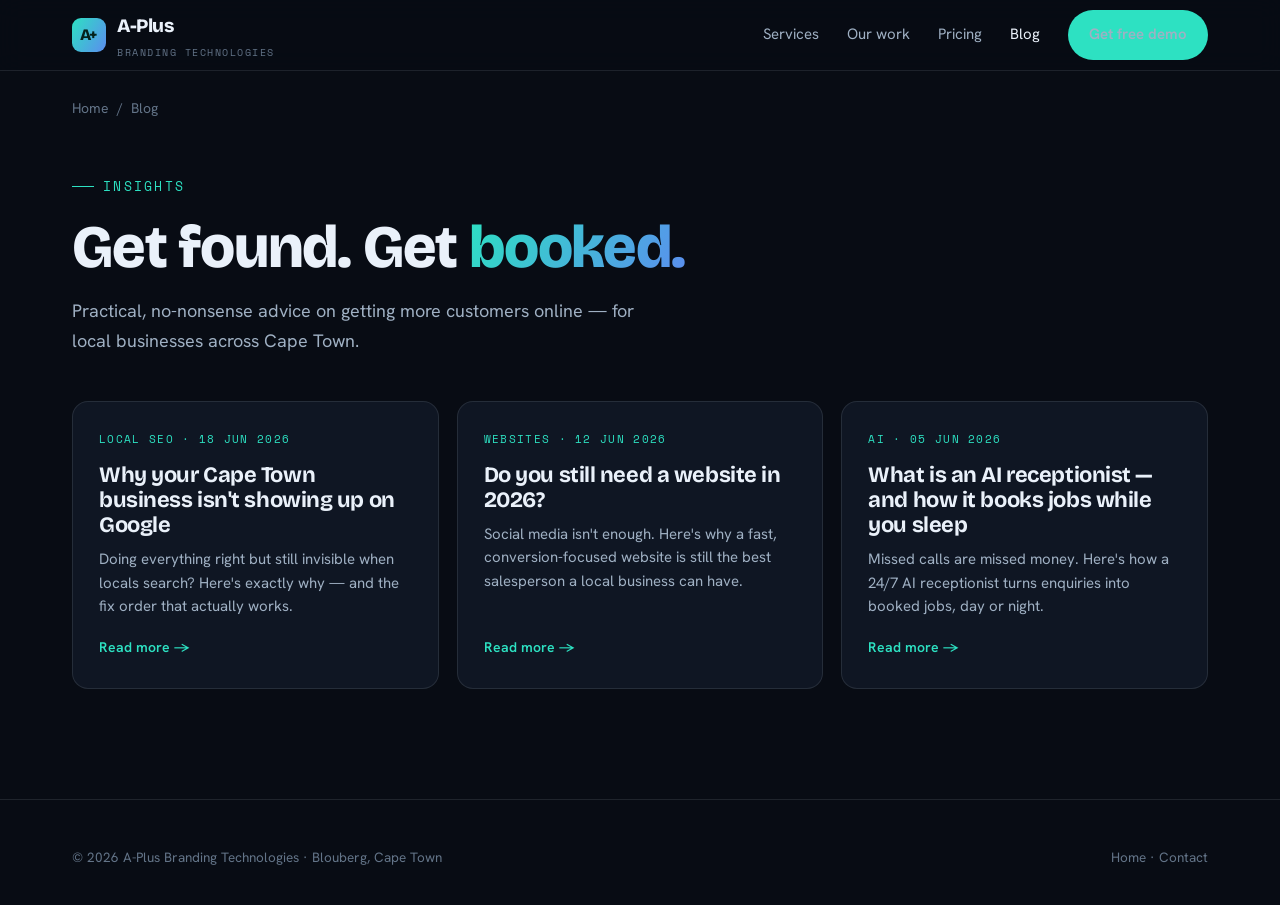
<file: blog/index.html>
<!DOCTYPE html>
<html lang="en-ZA">
<head>
<meta charset="UTF-8" />
<meta name="viewport" content="width=device-width, initial-scale=1.0" />
<title>Blog | A-Plus Branding Technologies — Cape Town</title>
<meta name="description" content="Practical tips on getting your local business found online — websites, Google Business, AI receptionists and local SEO for Cape Town businesses." />
<meta name="theme-color" content="#080C14" />
<link rel="canonical" href="https://aplusbrandingtechnologies.com/blog/" />
<link rel="icon" href="data:image/svg+xml,%3Csvg xmlns='http://www.w3.org/2000/svg' viewBox='0 0 32 32'%3E%3Crect width='32' height='32' rx='7' fill='%23080C14'/%3E%3Ctext x='16' y='23' font-family='Arial,sans-serif' font-size='19' font-weight='700' fill='%232DE1C2' text-anchor='middle'%3EA%2B%3C/text%3E%3C/svg%3E" />
<link rel="preconnect" href="https://fonts.googleapis.com" />
<link rel="preconnect" href="https://fonts.gstatic.com" crossorigin />
<link href="https://fonts.googleapis.com/css2?family=Bricolage+Grotesque:opsz,wght@12..96,600;12..96,700;12..96,800&family=Hanken+Grotesk:wght@400;500;600;700&family=Space+Mono:wght@400;700&display=swap" rel="stylesheet" />
<link rel="stylesheet" href="../assets/blog.css" />
</head>
<body>
<header class="nav">
  <div class="nav-in">
    <a class="logo" href="../index.html"><span class="mark">A+</span><span>A-Plus<small>Branding Technologies</small></span></a>
    <nav class="links">
      <a href="../index.html#services">Services</a>
      <a href="../index.html#work">Our work</a>
      <a href="../index.html#pricing">Pricing</a>
      <a href="index.html" class="on">Blog</a>
      <a class="btn btn-primary" href="../index.html#contact" style="padding:11px 20px">Get free demo</a>
    </nav>
  </div>
</header>

<div class="wrap">
  <div class="crumbs"><a href="../index.html">Home</a> &nbsp;/&nbsp; Blog</div>
  <div class="page-head">
    <span class="kicker">Insights</span>
    <h1 style="margin-top:18px">Get found. Get <span class="grad-text">booked.</span></h1>
    <p>Practical, no-nonsense advice on getting more customers online — for local businesses across Cape Town.</p>
  </div>
  <div class="grid-blog" id="blog-list"></div>
</div>

<footer>
  <div class="wrap foot-in">
    <span>© <span id="yr"></span> A-Plus Branding Technologies · Blouberg, Cape Town</span>
    <span><a href="../index.html">Home</a> · <a href="../index.html#contact">Contact</a></span>
  </div>
</footer>

<script src="../assets/posts.js"></script>
<script>
document.getElementById('yr').textContent=new Date().getFullYear();
function fmtDate(s){try{return new Date(s).toLocaleDateString('en-ZA',{day:'numeric',month:'short',year:'numeric'});}catch(e){return s;}}
const PFX = location.pathname.includes('/blog/') ? '../' : '';
const list=document.getElementById('blog-list');
(window.POSTS||[]).forEach(b=>{
  const a=document.createElement('a'); a.className="blogcard"; a.href=PFX+b.url;
  a.innerHTML=`<div class="bc-tag">${b.tag} · ${fmtDate(b.date)}</div><h2>${b.title}</h2><p>${b.excerpt}</p><span class="bc-go">Read more →</span>`;
  list.appendChild(a);
});
</script>
</body>
</html>
</file>
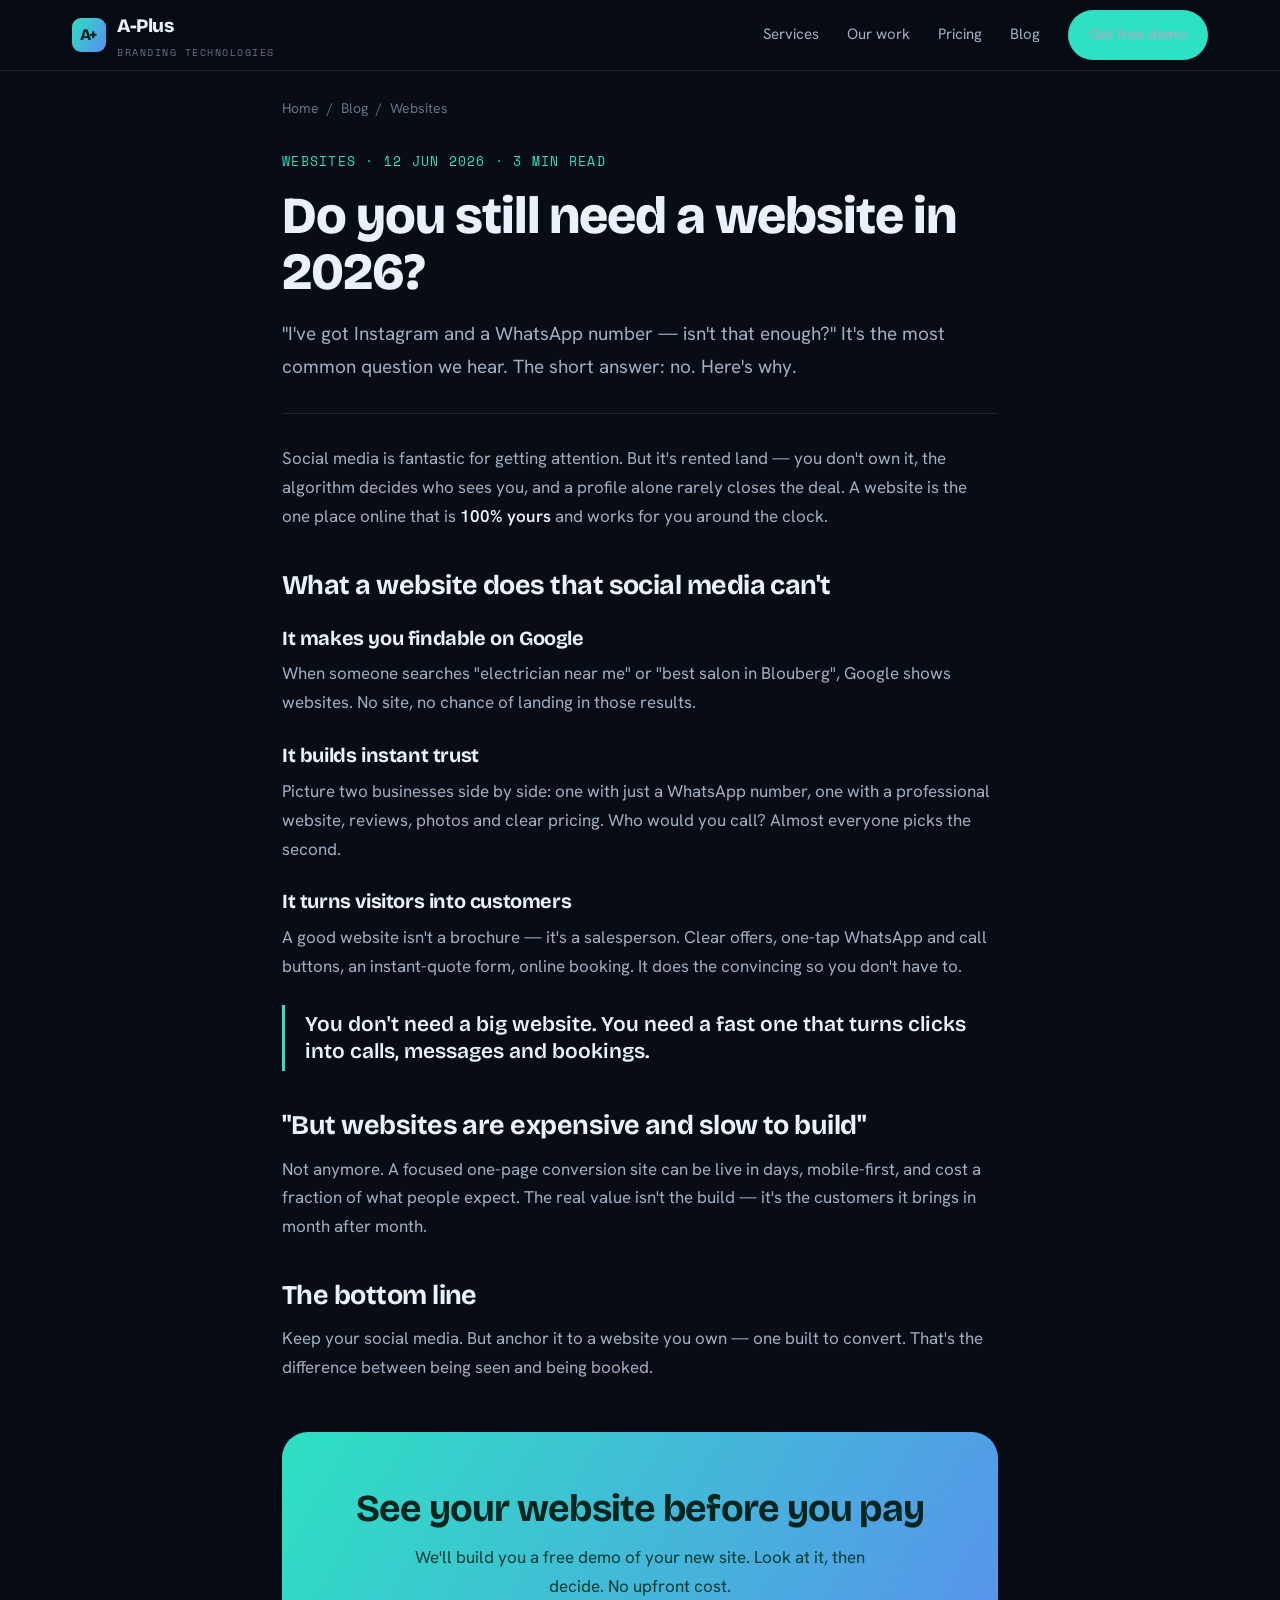
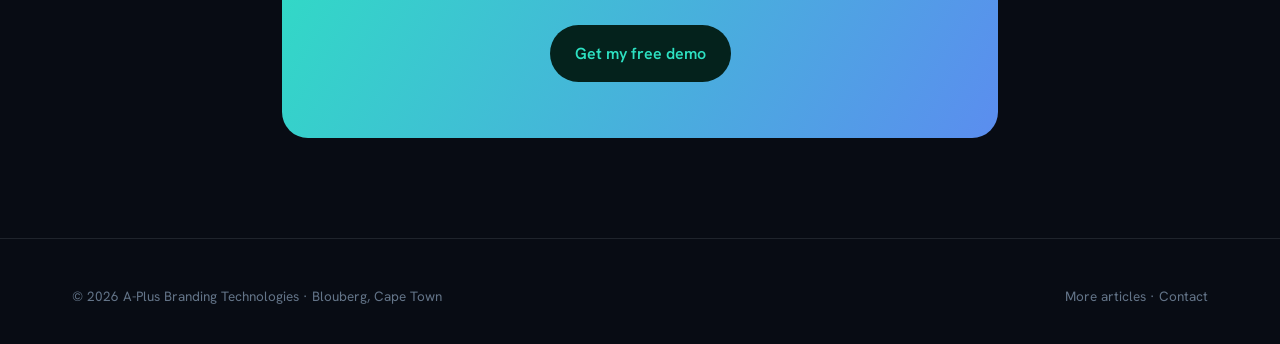
<file: blog/do-you-need-a-website-2026.html>
<!DOCTYPE html>
<html lang="en-ZA">
<head>
<meta charset="UTF-8" />
<meta name="viewport" content="width=device-width, initial-scale=1.0" />
<title>Do you still need a website in 2026? | A-Plus Branding Technologies</title>
<meta name="description" content="Social media isn't enough. Here's why a fast, conversion-focused website is still the best salesperson a local Cape Town business can have in 2026." />
<meta name="theme-color" content="#080C14" />
<link rel="canonical" href="https://aplusbrandingtechnologies.com/blog/do-you-need-a-website-2026.html" />
<link rel="icon" href="data:image/svg+xml,%3Csvg xmlns='http://www.w3.org/2000/svg' viewBox='0 0 32 32'%3E%3Crect width='32' height='32' rx='7' fill='%23080C14'/%3E%3Ctext x='16' y='23' font-family='Arial,sans-serif' font-size='19' font-weight='700' fill='%232DE1C2' text-anchor='middle'%3EA%2B%3C/text%3E%3C/svg%3E" />
<link rel="preconnect" href="https://fonts.googleapis.com" />
<link rel="preconnect" href="https://fonts.gstatic.com" crossorigin />
<link href="https://fonts.googleapis.com/css2?family=Bricolage+Grotesque:opsz,wght@12..96,600;12..96,700;12..96,800&family=Hanken+Grotesk:wght@400;500;600;700&family=Space+Mono:wght@400;700&display=swap" rel="stylesheet" />
<link rel="stylesheet" href="../assets/blog.css" />
<script type="application/ld+json">
{"@context":"https://schema.org","@type":"BlogPosting","headline":"Do you still need a website in 2026?","datePublished":"2026-06-12","author":{"@type":"Organization","name":"A-Plus Branding Technologies"},"publisher":{"@type":"Organization","name":"A-Plus Branding Technologies"},"mainEntityOfPage":"https://aplusbrandingtechnologies.com/blog/do-you-need-a-website-2026.html"}
</script>
</head>
<body>
<header class="nav">
  <div class="nav-in">
    <a class="logo" href="../index.html"><span class="mark">A+</span><span>A-Plus<small>Branding Technologies</small></span></a>
    <nav class="links">
      <a href="../index.html#services">Services</a>
      <a href="../index.html#work">Our work</a>
      <a href="../index.html#pricing">Pricing</a>
      <a href="index.html">Blog</a>
      <a class="btn btn-primary" href="../index.html#contact" style="padding:11px 20px">Get free demo</a>
    </nav>
  </div>
</header>

<div class="wrap narrow">
  <div class="crumbs"><a href="../index.html">Home</a> &nbsp;/&nbsp; <a href="index.html">Blog</a> &nbsp;/&nbsp; Websites</div>
  <article class="post">
    <div class="post-meta">Websites · 12 Jun 2026 · 3 min read</div>
    <h1>Do you still need a website in 2026?</h1>
    <p class="post-sub">"I've got Instagram and a WhatsApp number — isn't that enough?" It's the most common question we hear. The short answer: no. Here's why.</p>
    <div class="post-body">
      <p>Social media is fantastic for getting attention. But it's rented land — you don't own it, the algorithm decides who sees you, and a profile alone rarely closes the deal. A website is the one place online that is <strong>100% yours</strong> and works for you around the clock.</p>

      <h2>What a website does that social media can't</h2>
      <h3>It makes you findable on Google</h3>
      <p>When someone searches "electrician near me" or "best salon in Blouberg", Google shows websites. No site, no chance of landing in those results.</p>

      <h3>It builds instant trust</h3>
      <p>Picture two businesses side by side: one with just a WhatsApp number, one with a professional website, reviews, photos and clear pricing. Who would you call? Almost everyone picks the second.</p>

      <h3>It turns visitors into customers</h3>
      <p>A good website isn't a brochure — it's a salesperson. Clear offers, one-tap WhatsApp and call buttons, an instant-quote form, online booking. It does the convincing so you don't have to.</p>

      <blockquote>You don't need a big website. You need a fast one that turns clicks into calls, messages and bookings.</blockquote>

      <h2>"But websites are expensive and slow to build"</h2>
      <p>Not anymore. A focused one-page conversion site can be live in days, mobile-first, and cost a fraction of what people expect. The real value isn't the build — it's the customers it brings in month after month.</p>

      <h2>The bottom line</h2>
      <p>Keep your social media. But anchor it to a website you own — one built to convert. That's the difference between being seen and being booked.</p>
    </div>

    <div class="cta-band">
      <h2>See your website before you pay</h2>
      <p>We'll build you a free demo of your new site. Look at it, then decide. No upfront cost.</p>
      <a class="btn btn-dark" href="../index.html#contact">Get my free demo</a>
    </div>
  </article>
</div>

<footer>
  <div class="wrap foot-in">
    <span>© <span id="yr"></span> A-Plus Branding Technologies · Blouberg, Cape Town</span>
    <span><a href="index.html">More articles</a> · <a href="../index.html#contact">Contact</a></span>
  </div>
</footer>
<script>document.getElementById('yr').textContent=new Date().getFullYear();</script>
</body>
</html>
</file>
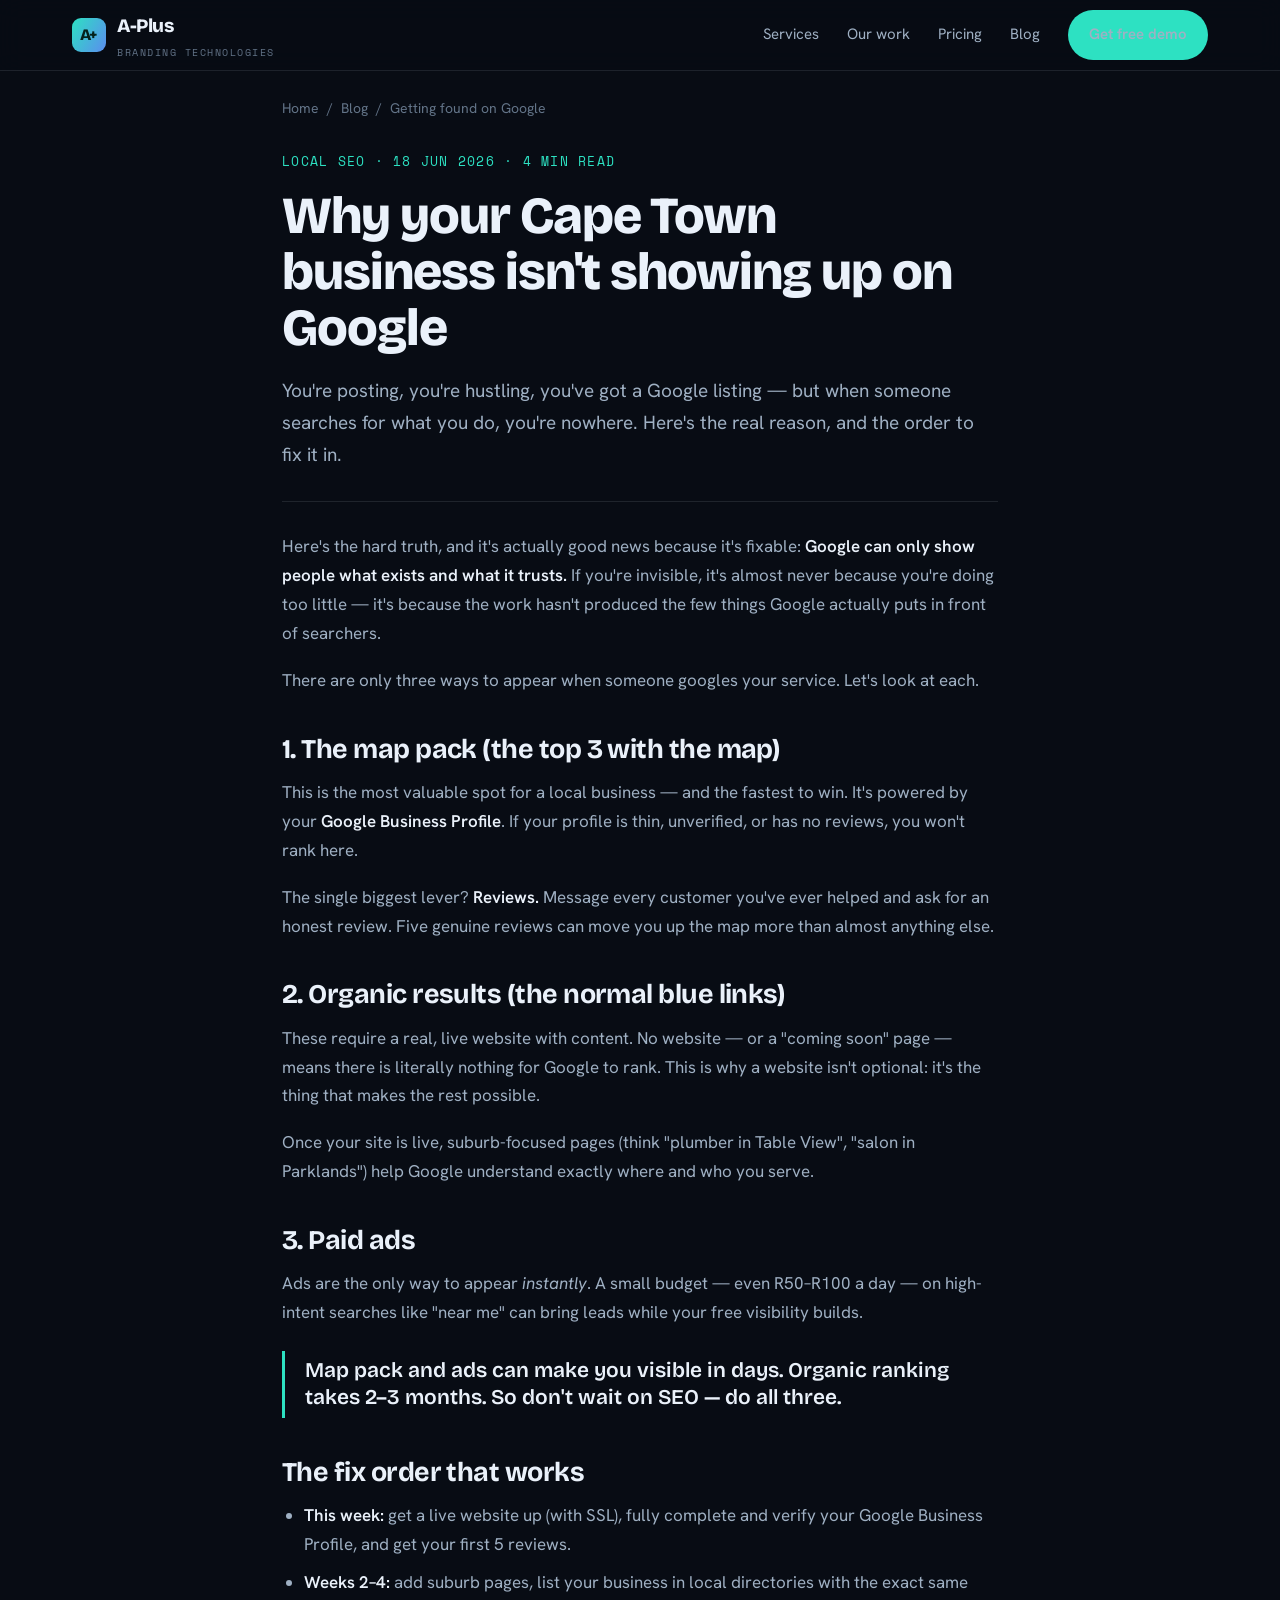
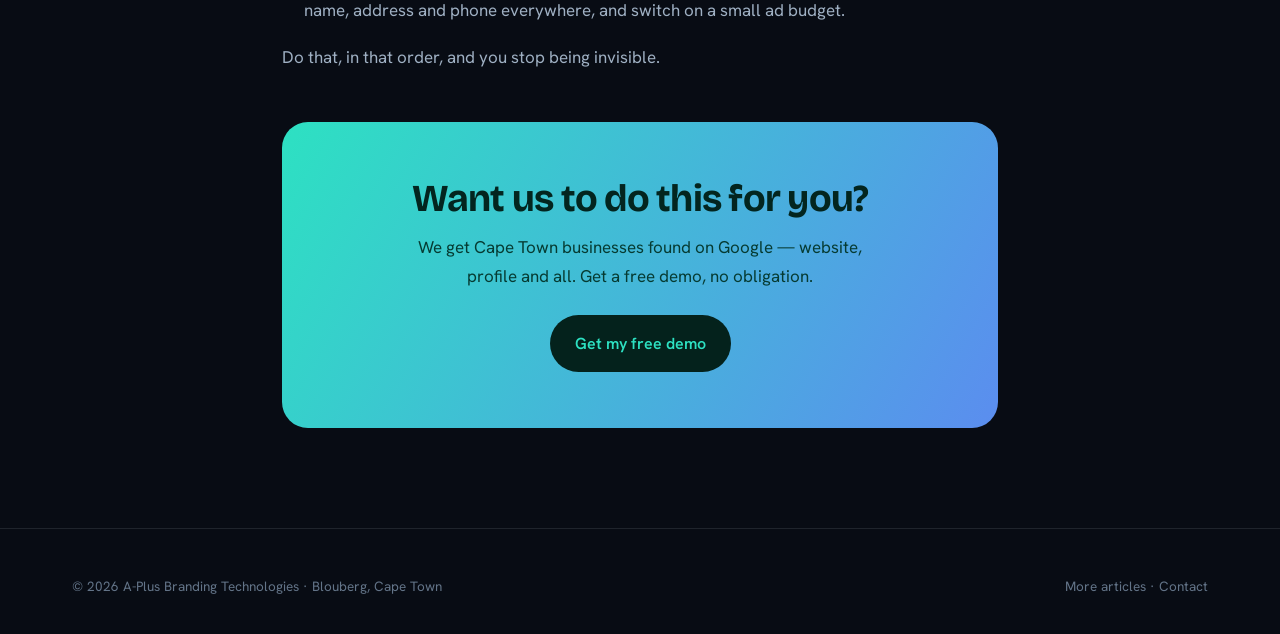
<file: blog/show-up-on-google-cape-town.html>
<!DOCTYPE html>
<html lang="en-ZA">
<head>
<meta charset="UTF-8" />
<meta name="viewport" content="width=device-width, initial-scale=1.0" />
<title>Why your Cape Town business isn't showing up on Google | A-Plus</title>
<meta name="description" content="Doing everything right but still invisible when locals search? Here's exactly why your business doesn't appear on Google in Cape Town — and the fix order that actually works." />
<meta name="theme-color" content="#080C14" />
<link rel="canonical" href="https://aplusbrandingtechnologies.com/blog/show-up-on-google-cape-town.html" />
<link rel="icon" href="data:image/svg+xml,%3Csvg xmlns='http://www.w3.org/2000/svg' viewBox='0 0 32 32'%3E%3Crect width='32' height='32' rx='7' fill='%23080C14'/%3E%3Ctext x='16' y='23' font-family='Arial,sans-serif' font-size='19' font-weight='700' fill='%232DE1C2' text-anchor='middle'%3EA%2B%3C/text%3E%3C/svg%3E" />
<link rel="preconnect" href="https://fonts.googleapis.com" />
<link rel="preconnect" href="https://fonts.gstatic.com" crossorigin />
<link href="https://fonts.googleapis.com/css2?family=Bricolage+Grotesque:opsz,wght@12..96,600;12..96,700;12..96,800&family=Hanken+Grotesk:wght@400;500;600;700&family=Space+Mono:wght@400;700&display=swap" rel="stylesheet" />
<link rel="stylesheet" href="../assets/blog.css" />
<script type="application/ld+json">
{"@context":"https://schema.org","@type":"BlogPosting","headline":"Why your Cape Town business isn't showing up on Google","datePublished":"2026-06-18","author":{"@type":"Organization","name":"A-Plus Branding Technologies"},"publisher":{"@type":"Organization","name":"A-Plus Branding Technologies"},"mainEntityOfPage":"https://aplusbrandingtechnologies.com/blog/show-up-on-google-cape-town.html"}
</script>
</head>
<body>
<header class="nav">
  <div class="nav-in">
    <a class="logo" href="../index.html"><span class="mark">A+</span><span>A-Plus<small>Branding Technologies</small></span></a>
    <nav class="links">
      <a href="../index.html#services">Services</a>
      <a href="../index.html#work">Our work</a>
      <a href="../index.html#pricing">Pricing</a>
      <a href="index.html">Blog</a>
      <a class="btn btn-primary" href="../index.html#contact" style="padding:11px 20px">Get free demo</a>
    </nav>
  </div>
</header>

<div class="wrap narrow">
  <div class="crumbs"><a href="../index.html">Home</a> &nbsp;/&nbsp; <a href="index.html">Blog</a> &nbsp;/&nbsp; Getting found on Google</div>
  <article class="post">
    <div class="post-meta">Local SEO · 18 Jun 2026 · 4 min read</div>
    <h1>Why your Cape Town business isn't showing up on Google</h1>
    <p class="post-sub">You're posting, you're hustling, you've got a Google listing — but when someone searches for what you do, you're nowhere. Here's the real reason, and the order to fix it in.</p>
    <div class="post-body">
      <p>Here's the hard truth, and it's actually good news because it's fixable: <strong>Google can only show people what exists and what it trusts.</strong> If you're invisible, it's almost never because you're doing too little — it's because the work hasn't produced the few things Google actually puts in front of searchers.</p>
      <p>There are only three ways to appear when someone googles your service. Let's look at each.</p>

      <h2>1. The map pack (the top 3 with the map)</h2>
      <p>This is the most valuable spot for a local business — and the fastest to win. It's powered by your <strong>Google Business Profile</strong>. If your profile is thin, unverified, or has no reviews, you won't rank here.</p>
      <p>The single biggest lever? <strong>Reviews.</strong> Message every customer you've ever helped and ask for an honest review. Five genuine reviews can move you up the map more than almost anything else.</p>

      <h2>2. Organic results (the normal blue links)</h2>
      <p>These require a real, live website with content. No website — or a "coming soon" page — means there is literally nothing for Google to rank. This is why a website isn't optional: it's the thing that makes the rest possible.</p>
      <p>Once your site is live, suburb-focused pages (think "plumber in Table View", "salon in Parklands") help Google understand exactly where and who you serve.</p>

      <h2>3. Paid ads</h2>
      <p>Ads are the only way to appear <em>instantly</em>. A small budget — even R50–R100 a day — on high-intent searches like "near me" can bring leads while your free visibility builds.</p>

      <blockquote>Map pack and ads can make you visible in days. Organic ranking takes 2–3 months. So don't wait on SEO — do all three.</blockquote>

      <h2>The fix order that works</h2>
      <ul>
        <li><strong>This week:</strong> get a live website up (with SSL), fully complete and verify your Google Business Profile, and get your first 5 reviews.</li>
        <li><strong>Weeks 2–4:</strong> add suburb pages, list your business in local directories with the exact same name, address and phone everywhere, and switch on a small ad budget.</li>
      </ul>
      <p>Do that, in that order, and you stop being invisible.</p>
    </div>

    <div class="cta-band">
      <h2>Want us to do this for you?</h2>
      <p>We get Cape Town businesses found on Google — website, profile and all. Get a free demo, no obligation.</p>
      <a class="btn btn-dark" href="../index.html#contact">Get my free demo</a>
    </div>
  </article>
</div>

<footer>
  <div class="wrap foot-in">
    <span>© <span id="yr"></span> A-Plus Branding Technologies · Blouberg, Cape Town</span>
    <span><a href="index.html">More articles</a> · <a href="../index.html#contact">Contact</a></span>
  </div>
</footer>
<script>document.getElementById('yr').textContent=new Date().getFullYear();</script>
</body>
</html>
</file>
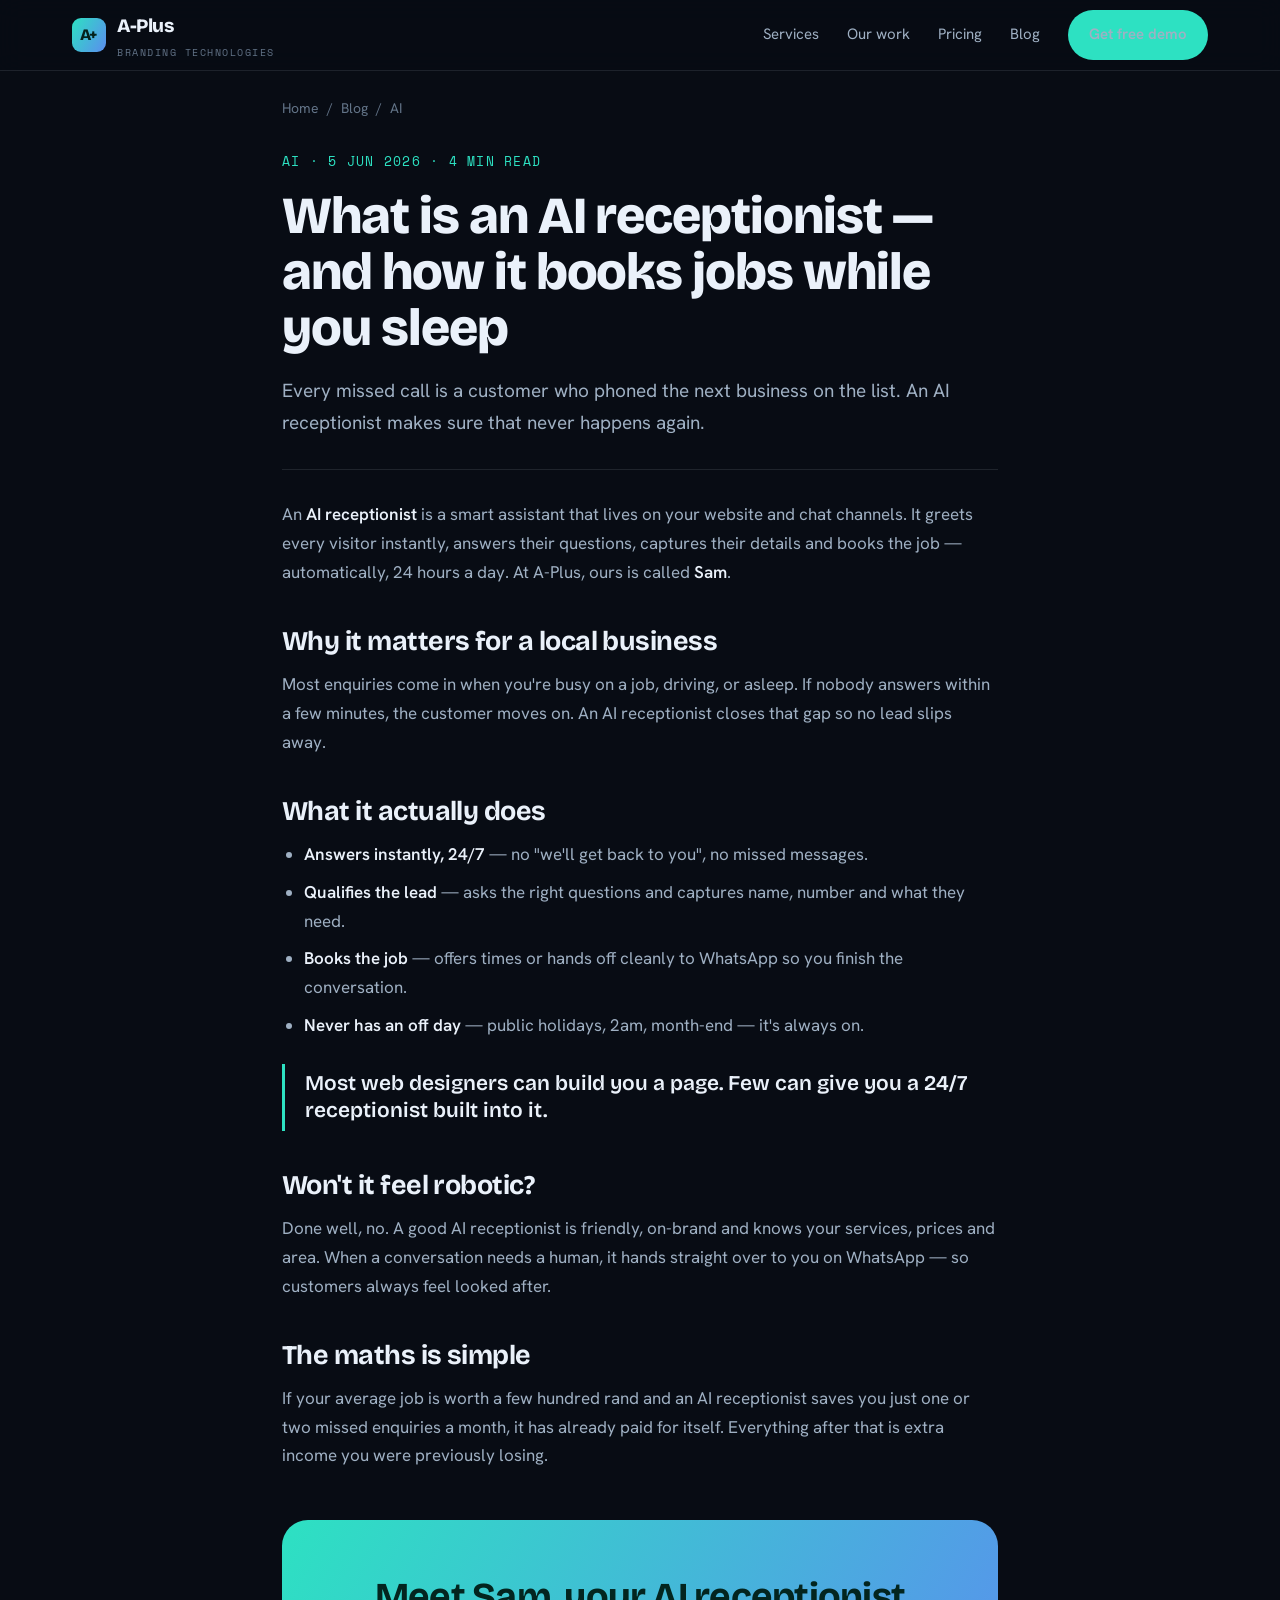
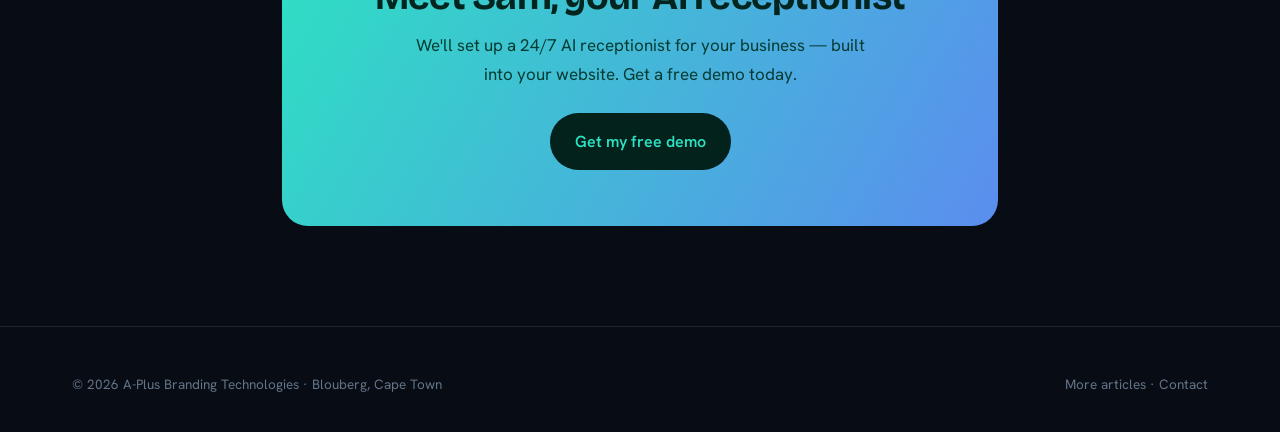
<file: blog/what-is-an-ai-receptionist.html>
<!DOCTYPE html>
<html lang="en-ZA">
<head>
<meta charset="UTF-8" />
<meta name="viewport" content="width=device-width, initial-scale=1.0" />
<title>What is an AI receptionist — and how it books jobs while you sleep | A-Plus</title>
<meta name="description" content="Missed calls are missed money. Here's what an AI receptionist is and how a 24/7 assistant turns enquiries into booked jobs for your business, day or night." />
<meta name="theme-color" content="#080C14" />
<link rel="canonical" href="https://aplusbrandingtechnologies.com/blog/what-is-an-ai-receptionist.html" />
<link rel="icon" href="data:image/svg+xml,%3Csvg xmlns='http://www.w3.org/2000/svg' viewBox='0 0 32 32'%3E%3Crect width='32' height='32' rx='7' fill='%23080C14'/%3E%3Ctext x='16' y='23' font-family='Arial,sans-serif' font-size='19' font-weight='700' fill='%232DE1C2' text-anchor='middle'%3EA%2B%3C/text%3E%3C/svg%3E" />
<link rel="preconnect" href="https://fonts.googleapis.com" />
<link rel="preconnect" href="https://fonts.gstatic.com" crossorigin />
<link href="https://fonts.googleapis.com/css2?family=Bricolage+Grotesque:opsz,wght@12..96,600;12..96,700;12..96,800&family=Hanken+Grotesk:wght@400;500;600;700&family=Space+Mono:wght@400;700&display=swap" rel="stylesheet" />
<link rel="stylesheet" href="../assets/blog.css" />
<script type="application/ld+json">
{"@context":"https://schema.org","@type":"BlogPosting","headline":"What is an AI receptionist — and how it books jobs while you sleep","datePublished":"2026-06-05","author":{"@type":"Organization","name":"A-Plus Branding Technologies"},"publisher":{"@type":"Organization","name":"A-Plus Branding Technologies"},"mainEntityOfPage":"https://aplusbrandingtechnologies.com/blog/what-is-an-ai-receptionist.html"}
</script>
</head>
<body>
<header class="nav">
  <div class="nav-in">
    <a class="logo" href="../index.html"><span class="mark">A+</span><span>A-Plus<small>Branding Technologies</small></span></a>
    <nav class="links">
      <a href="../index.html#services">Services</a>
      <a href="../index.html#work">Our work</a>
      <a href="../index.html#pricing">Pricing</a>
      <a href="index.html">Blog</a>
      <a class="btn btn-primary" href="../index.html#contact" style="padding:11px 20px">Get free demo</a>
    </nav>
  </div>
</header>

<div class="wrap narrow">
  <div class="crumbs"><a href="../index.html">Home</a> &nbsp;/&nbsp; <a href="index.html">Blog</a> &nbsp;/&nbsp; AI</div>
  <article class="post">
    <div class="post-meta">AI · 5 Jun 2026 · 4 min read</div>
    <h1>What is an AI receptionist — and how it books jobs while you sleep</h1>
    <p class="post-sub">Every missed call is a customer who phoned the next business on the list. An AI receptionist makes sure that never happens again.</p>
    <div class="post-body">
      <p>An <strong>AI receptionist</strong> is a smart assistant that lives on your website and chat channels. It greets every visitor instantly, answers their questions, captures their details and books the job — automatically, 24 hours a day. At A-Plus, ours is called <strong>Sam</strong>.</p>

      <h2>Why it matters for a local business</h2>
      <p>Most enquiries come in when you're busy on a job, driving, or asleep. If nobody answers within a few minutes, the customer moves on. An AI receptionist closes that gap so no lead slips away.</p>

      <h2>What it actually does</h2>
      <ul>
        <li><strong>Answers instantly, 24/7</strong> — no "we'll get back to you", no missed messages.</li>
        <li><strong>Qualifies the lead</strong> — asks the right questions and captures name, number and what they need.</li>
        <li><strong>Books the job</strong> — offers times or hands off cleanly to WhatsApp so you finish the conversation.</li>
        <li><strong>Never has an off day</strong> — public holidays, 2am, month-end — it's always on.</li>
      </ul>

      <blockquote>Most web designers can build you a page. Few can give you a 24/7 receptionist built into it.</blockquote>

      <h2>Won't it feel robotic?</h2>
      <p>Done well, no. A good AI receptionist is friendly, on-brand and knows your services, prices and area. When a conversation needs a human, it hands straight over to you on WhatsApp — so customers always feel looked after.</p>

      <h2>The maths is simple</h2>
      <p>If your average job is worth a few hundred rand and an AI receptionist saves you just one or two missed enquiries a month, it has already paid for itself. Everything after that is extra income you were previously losing.</p>
    </div>

    <div class="cta-band">
      <h2>Meet Sam, your AI receptionist</h2>
      <p>We'll set up a 24/7 AI receptionist for your business — built into your website. Get a free demo today.</p>
      <a class="btn btn-dark" href="../index.html#contact">Get my free demo</a>
    </div>
  </article>
</div>

<footer>
  <div class="wrap foot-in">
    <span>© <span id="yr"></span> A-Plus Branding Technologies · Blouberg, Cape Town</span>
    <span><a href="index.html">More articles</a> · <a href="../index.html#contact">Contact</a></span>
  </div>
</footer>
<script>document.getElementById('yr').textContent=new Date().getFullYear();</script>
</body>
</html>
</file>
<file: assets/blog.css>
:root{
  --bg:#080C14; --bg-2:#0F1623; --bg-3:#16202F;
  --ink:#EAF1FA; --ink-soft:#9FB0C3; --ink-faint:#637488;
  --accent:#2DE1C2; --accent-2:#5B8DEF; --accent-soft:#5CEBD4; --accent-ink:#04221C;
  --line:rgba(234,241,250,.10); --line-2:rgba(234,241,250,.18);
  --display:"Bricolage Grotesque",sans-serif; --body:"Hanken Grotesk",sans-serif; --mono:"Space Mono",monospace;
  --grad:linear-gradient(120deg,var(--accent),var(--accent-2));
  --r:16px; --r-lg:26px; --maxw:1180px;
}
*{box-sizing:border-box;margin:0;padding:0}
html{scroll-behavior:smooth}
body{background:var(--bg);color:var(--ink);font-family:var(--body);font-size:17px;line-height:1.7;-webkit-font-smoothing:antialiased;overflow-x:hidden}
a{color:inherit;text-decoration:none}
img{max-width:100%;display:block}
.wrap{width:100%;max-width:var(--maxw);margin:0 auto;padding:0 22px}
.narrow{max-width:760px}
.kicker{font-family:var(--mono);font-size:12.5px;letter-spacing:.18em;text-transform:uppercase;color:var(--accent);display:inline-flex;align-items:center;gap:9px}
.kicker::before{content:"";width:22px;height:1px;background:var(--accent)}
.grad-text{background:var(--grad);-webkit-background-clip:text;background-clip:text;color:transparent}
h1,h2,h3{font-family:var(--display);font-weight:700;line-height:1.08;letter-spacing:-.02em}

.btn{display:inline-flex;align-items:center;gap:10px;font-family:var(--body);font-weight:600;font-size:16px;padding:14px 24px;border-radius:100px;border:1px solid transparent;cursor:pointer;transition:.25s ease}
.btn-primary{background:var(--accent);color:var(--accent-ink)}
.btn-primary:hover{background:var(--accent-soft);transform:translateY(-2px)}
.btn-ghost{background:transparent;color:var(--ink);border-color:var(--line-2)}
.btn-ghost:hover{border-color:var(--ink)}

header.nav{position:sticky;top:0;z-index:50;backdrop-filter:blur(12px);background:rgba(8,12,20,.72);border-bottom:1px solid var(--line)}
.nav-in{display:flex;align-items:center;justify-content:space-between;height:70px;max-width:var(--maxw);margin:0 auto;padding:0 22px}
.logo{display:flex;align-items:center;gap:11px;font-family:var(--display);font-weight:800;font-size:19px;letter-spacing:-.02em}
.logo .mark{width:34px;height:34px;border-radius:9px;background:var(--grad);color:var(--accent-ink);display:grid;place-items:center;font-size:16px;font-weight:800}
.logo small{display:block;font-family:var(--mono);font-weight:400;font-size:9.5px;letter-spacing:.16em;color:var(--ink-faint);text-transform:uppercase;margin-top:1px}
nav.links{display:flex;align-items:center;gap:28px}
nav.links a{font-size:15px;color:var(--ink-soft);transition:.2s}
nav.links a:hover,nav.links a.on{color:var(--ink)}

.crumbs{padding:26px 0 0;font-size:14px;color:var(--ink-faint)}
.crumbs a:hover{color:var(--accent)}

.page-head{padding:46px 0 30px}
.page-head h1{font-size:clamp(34px,6vw,60px);font-weight:800;max-width:18ch}
.page-head p{color:var(--ink-soft);font-size:18px;max-width:60ch;margin-top:16px}

.grid-blog{display:grid;grid-template-columns:repeat(3,1fr);gap:18px;padding:14px 0 80px}
.blogcard{display:flex;flex-direction:column;background:var(--bg-2);border:1px solid var(--line);border-radius:var(--r);padding:28px 26px;transition:.28s}
.blogcard:hover{transform:translateY(-4px);border-color:var(--line-2)}
.blogcard .bc-tag{font-family:var(--mono);font-size:11px;letter-spacing:.12em;text-transform:uppercase;color:var(--accent);margin-bottom:14px}
.blogcard h2{font-size:22px;line-height:1.15;margin-bottom:10px}
.blogcard p{color:var(--ink-soft);font-size:15px;line-height:1.55;margin-bottom:18px}
.blogcard .bc-go{margin-top:auto;font-size:14px;color:var(--accent);font-weight:600}

article.post{padding:30px 0 70px}
.post-meta{font-family:var(--mono);font-size:12.5px;letter-spacing:.1em;text-transform:uppercase;color:var(--accent);margin-bottom:16px}
article.post h1{font-size:clamp(32px,5.5vw,52px);font-weight:800;margin-bottom:18px}
.post-sub{color:var(--ink-soft);font-size:19px;margin-bottom:30px;padding-bottom:30px;border-bottom:1px solid var(--line)}
.post-body h2{font-size:27px;margin:40px 0 14px}
.post-body h3{font-size:20px;margin:28px 0 10px}
.post-body p{color:var(--ink-soft);margin-bottom:18px}
.post-body ul,.post-body ol{color:var(--ink-soft);margin:0 0 18px 22px}
.post-body li{margin-bottom:9px}
.post-body a{color:var(--accent);text-decoration:underline;text-underline-offset:3px}
.post-body strong{color:var(--ink);font-weight:600}
.post-body blockquote{border-left:3px solid var(--accent);padding:6px 0 6px 20px;margin:24px 0;color:var(--ink);font-family:var(--display);font-size:21px;font-weight:600;line-height:1.3}

.cta-band{background:var(--grad);color:var(--accent-ink);border-radius:var(--r-lg);padding:clamp(34px,5vw,56px);text-align:center;margin:50px 0 0}
.cta-band h2{font-size:clamp(26px,4vw,38px);color:#03251f}
.cta-band p{color:#063b32;max-width:46ch;margin:14px auto 24px;font-size:17px}
.cta-band .btn-dark{background:#04221C;color:var(--accent)}
.cta-band .btn-dark:hover{background:#02120e}

footer{border-top:1px solid var(--line);padding:46px 0 36px;margin-top:30px}
.foot-in{display:flex;justify-content:space-between;flex-wrap:wrap;gap:14px;align-items:center;color:var(--ink-faint);font-size:13.5px}
.foot-in a:hover{color:var(--accent)}

@media(max-width:900px){.grid-blog{grid-template-columns:1fr 1fr}}
@media(max-width:640px){nav.links{display:none}.grid-blog{grid-template-columns:1fr}}
@media(prefers-reduced-motion:reduce){*{transition:none!important}}
</file>
